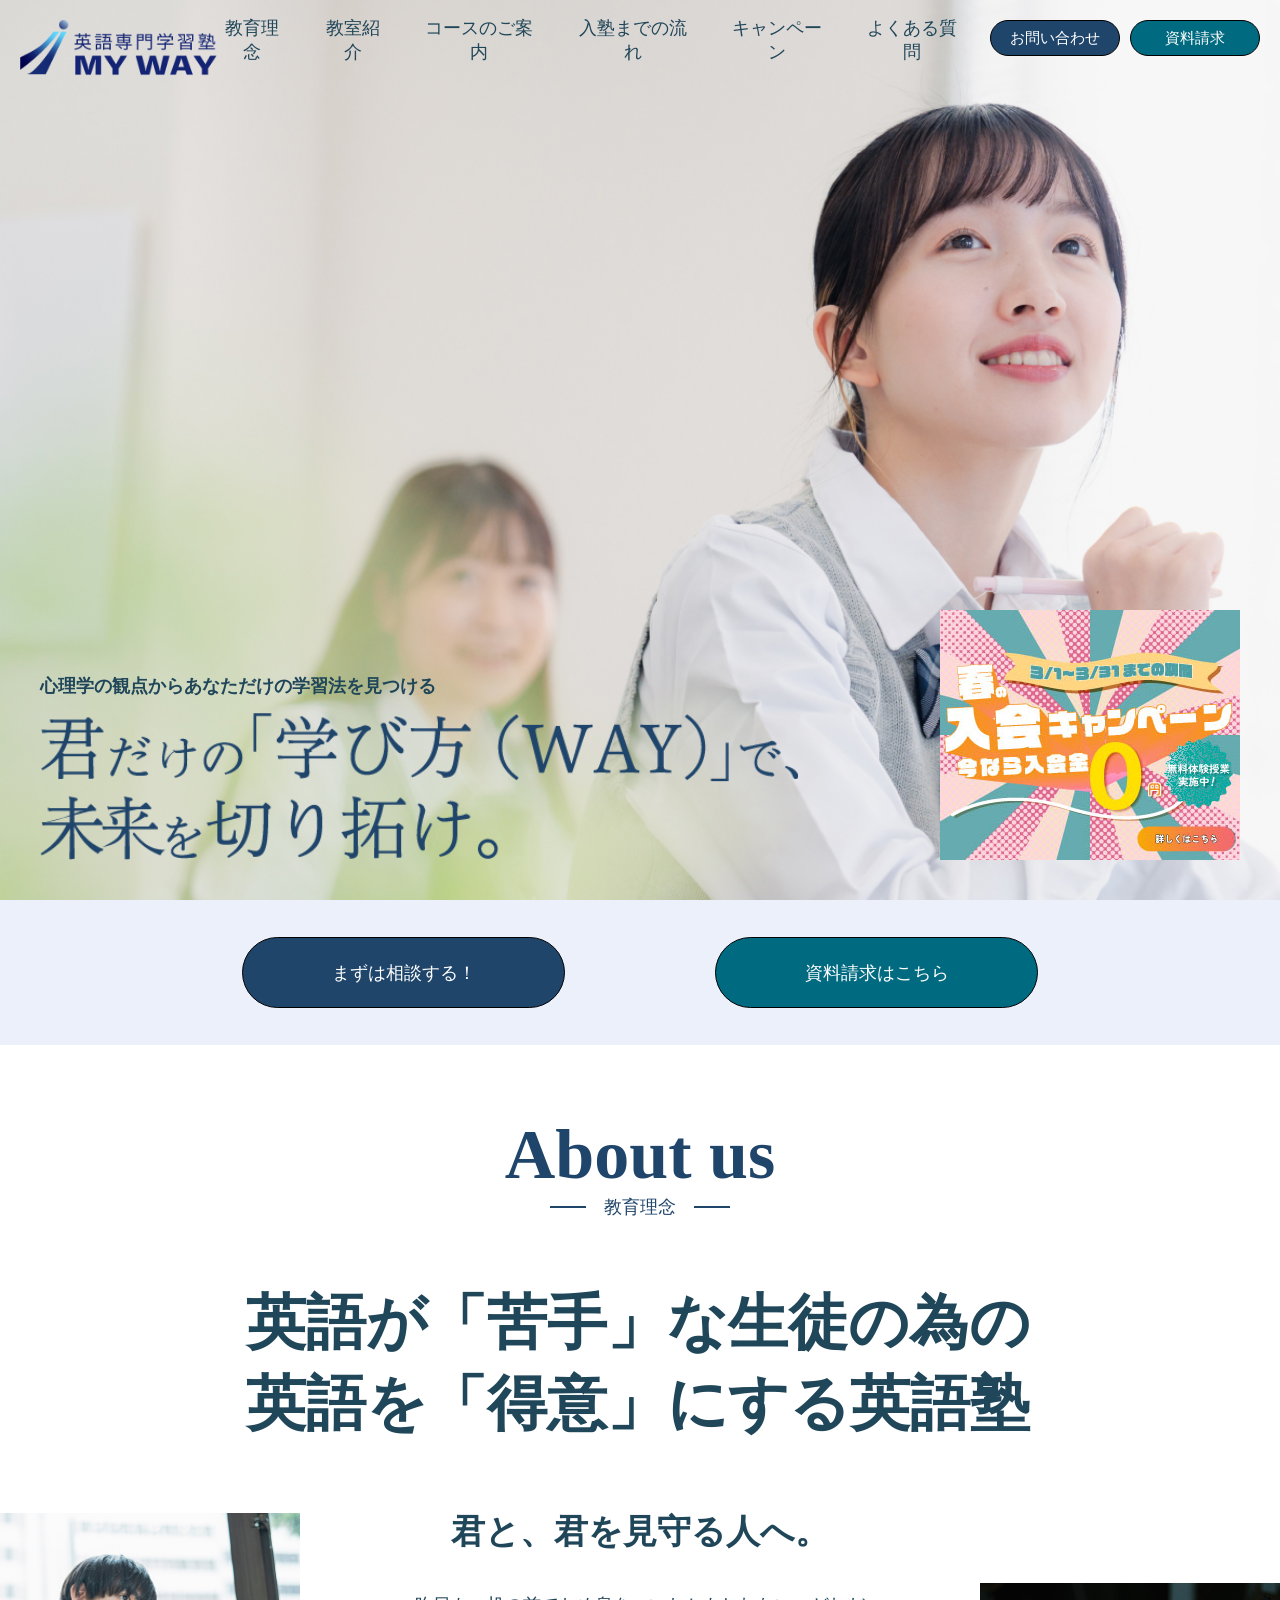
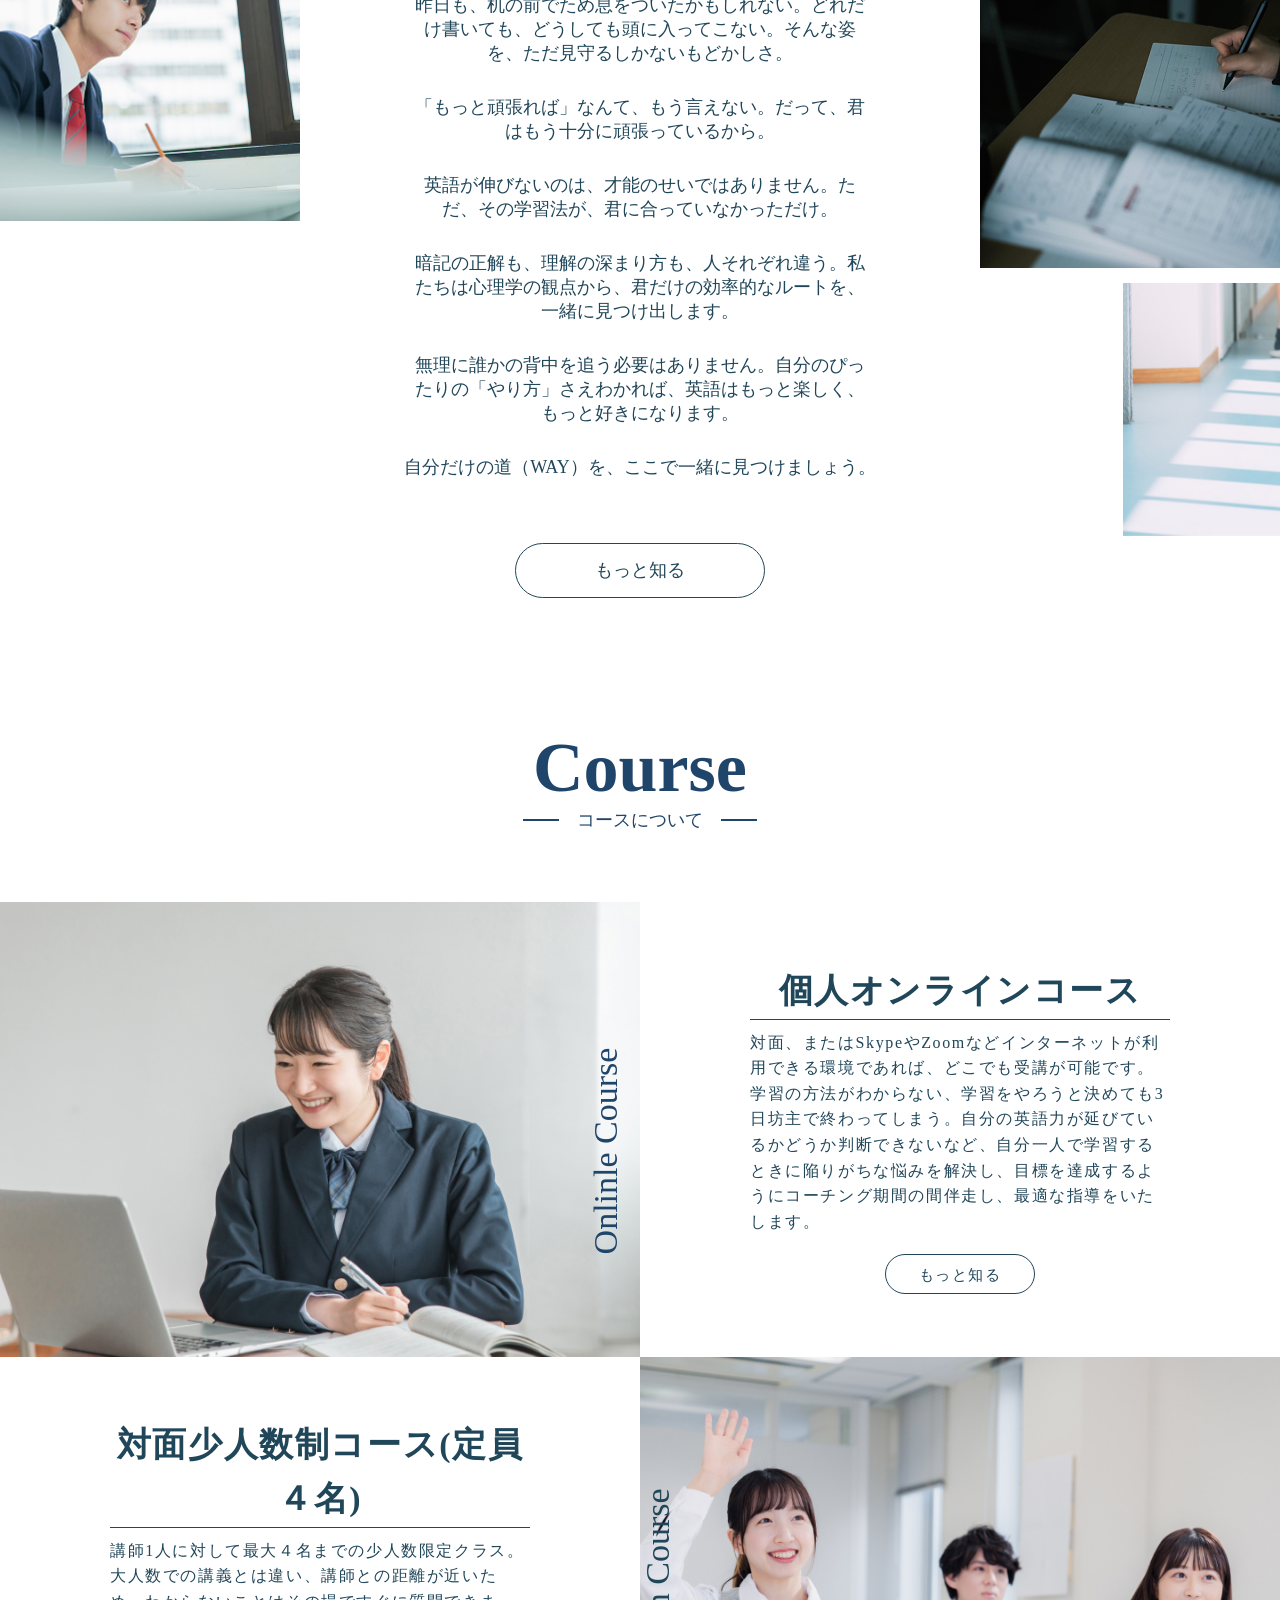
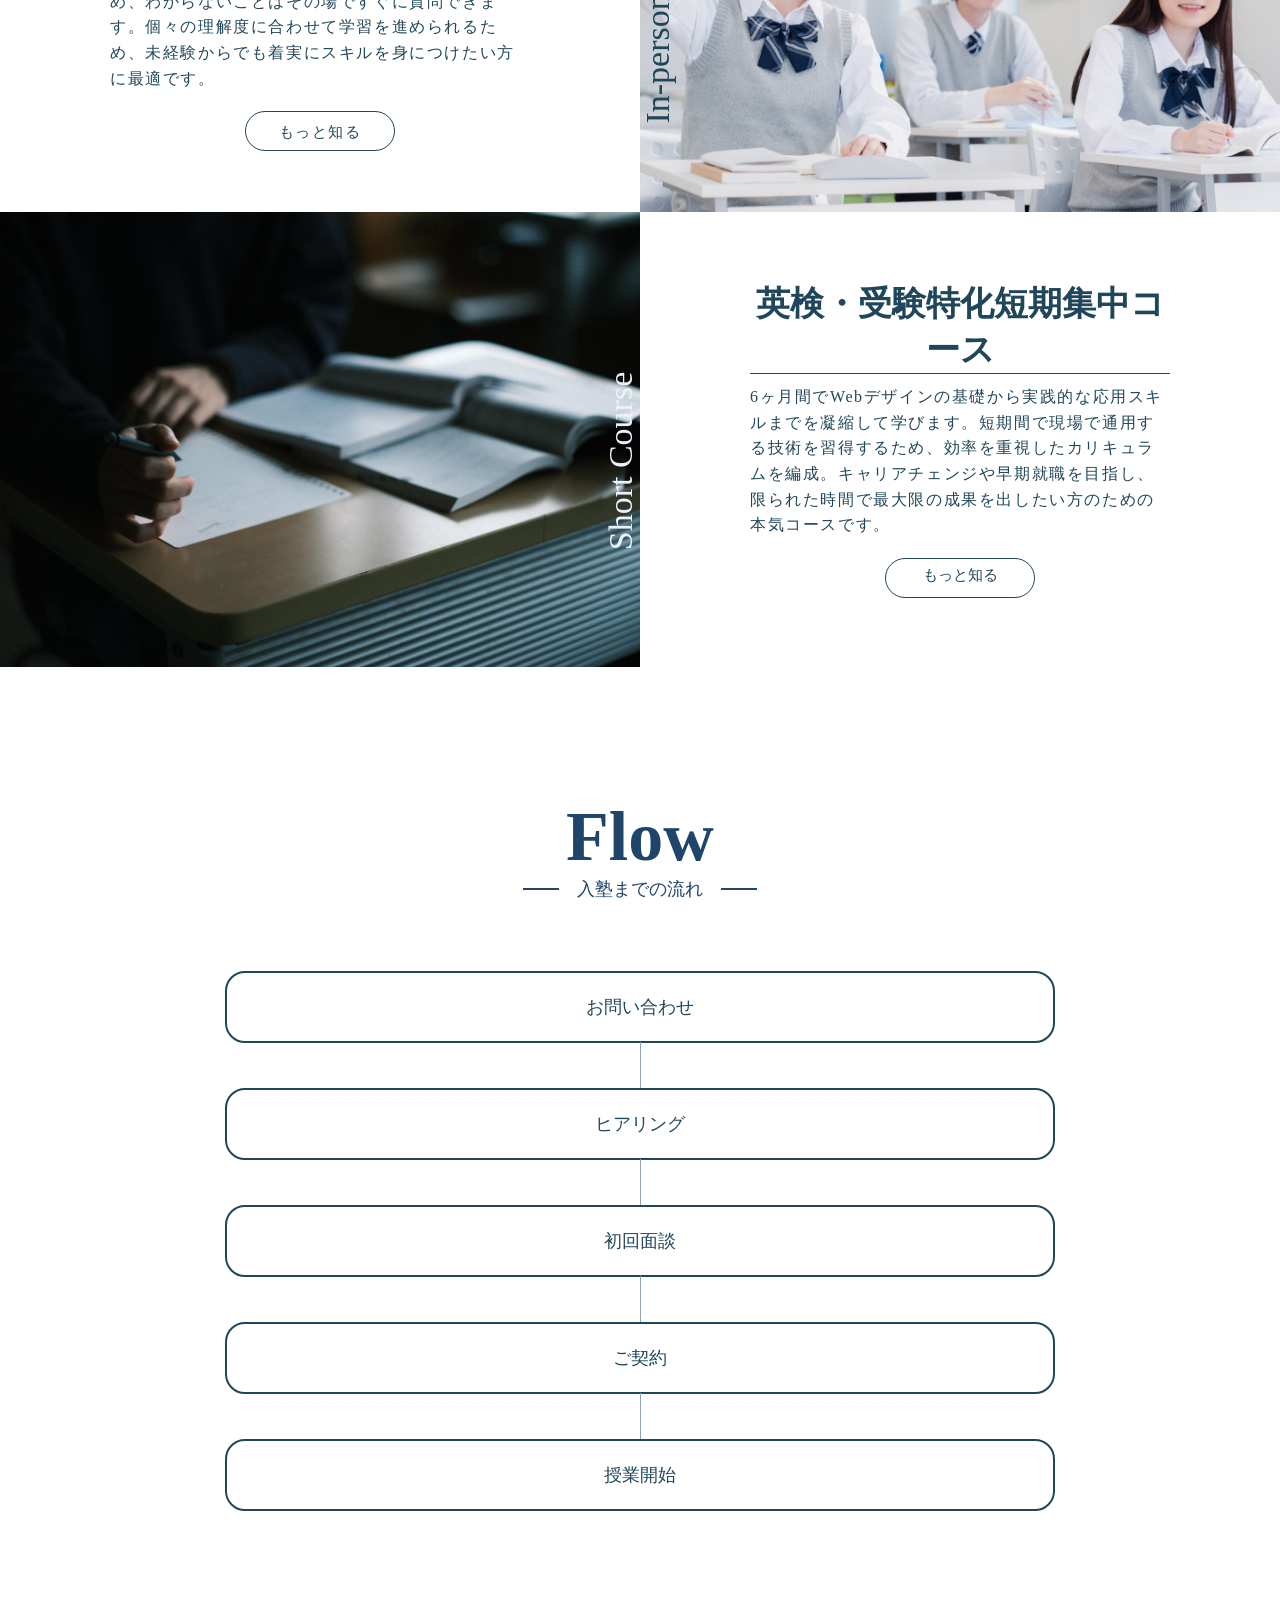
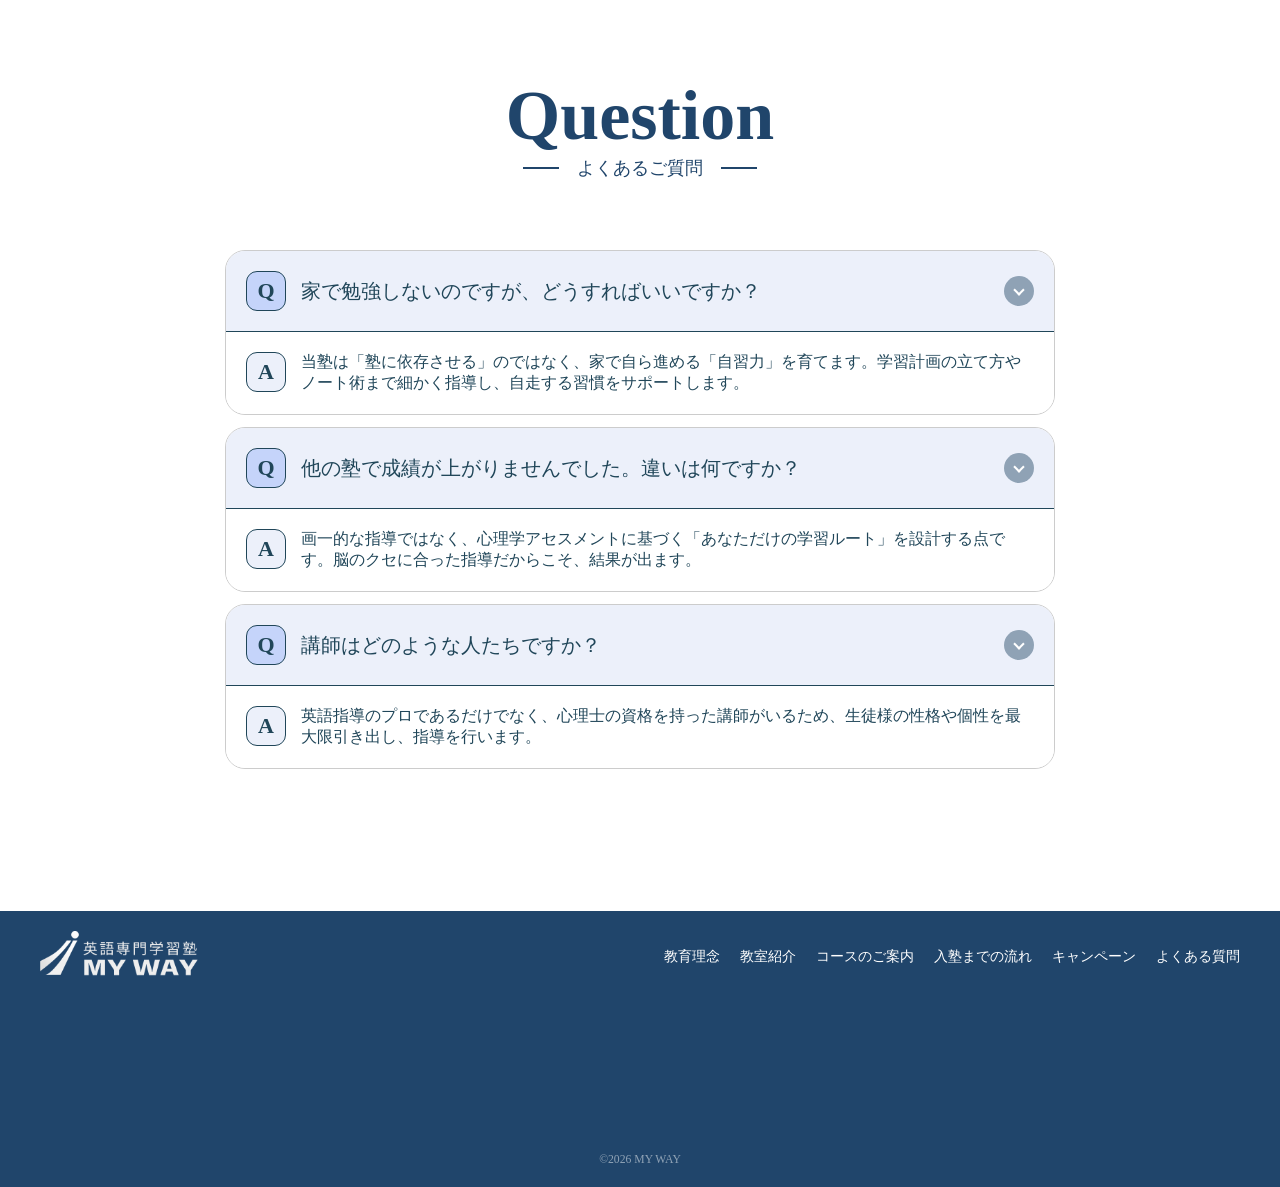
<file: index.html>
<!doctype html>
<html>
<head>
	<meta charset="UTF-8">
	<meta name="description" content="">
	<title>英語専門学習塾 MY WAY</title>
	<meta name="robots" content="noindex">
	<meta name="viewport" content="width=device-width, initial-scale=1.0">
<!--zen kaku gothic newフォント-->
	<link rel="preconnect" href="https://fonts.googleapis.com">
	<link rel="preconnect" href="https://fonts.gstatic.com" crossorigin>
	<link href="https://fonts.googleapis.com/css2?family=Zen+Kaku+Gothic+New:wght@400;700&display=swap" rel="stylesheet">
	<link rel="stylesheet" href="style.css">
</head>

<body>
	<header class="header">
		<div class="header-inner">
			<a href="#"><img src="images/logo.png" alt="MY WAY 英語専門塾のロゴ" width="456" height="144"></a>
		</div>
			<div class="header-nav-main">
				<ul class="header-nav-list">
					<li ><a class="header-nav-item" href="#section01">教育理念</a></li>
					<li><a class="header-nav-item" href="#section02">教室紹介</a></li>
					<li><a class="header-nav-item" href="#section03">コースのご案内</a></li>
					<li><a class="header-nav-item" href="#section04">入塾までの流れ</a></li>
					<li><a class="header-nav-item" href="#section05">キャンペーン</a></li>
					<li><a class="header-nav-item" href="#section06">よくある質問</a></li>
				</ul>

				<ul class="header-nav-btn">
					<li><a class="c-btn -sm" href="#">お問い合わせ</a></li>
					<li><a class="c-btn -sm -lightblue" href="#">資料請求</a></li>
				</ul>
			</div>
	</header>
	
	<div class="mv">
		<div class="mv-inner">
			<div class="mv-texterea">
				<p class="mv-sub-text">心理学の観点からあなただけの学習法を見つける</p>
				<p><img src="images/title-mv.svg" alt="君だけの学び方で未来を切り拓け" class="img-title"></p>
			</div>
			<a href="#" id="section05"><img src="images/bnr-campaign.jpg" alt="キャンペーンの写真"></a>
		</div>
	</div>
	
	<section class="contact-erea">
		<ul class="btn-contact">
			<li><a class="c-btn" href="#">まずは相談する！</a></li>
			<li><a class="c-btn -green" href="#">資料請求はこちら</a></li>
		</ul>
	</section>

	<main class="main">
		<section class="about-wapper" id="section01">
			<div class="about-container"><!--共通-->
				<h1>About us</h1>
				<p class="text">教育理念</p>
			</div>
			<div class="about-contents">
				
				<img src="images/img-top.jpg" alt="男の子の写真" class="img-top" width="459" height="307">
				<img src="images/img-study.jpg" alt="ノートの写真" class="img-study" width="380" height="285">
				<img src="images/img-foot.jpg" alt="足元の写真" class="img-foot" width="326" height="252">
				
				
				<h2>英語が「苦手」な生徒の為の英語を「得意」にする英語塾</h2>
				<h3>君と、君を見守る人へ。</h3>
				
				<div class="main-text">
					<p>昨日も、机の前でため息をついたかもしれない。どれだけ書いても、どうしても頭に入ってこない。そんな姿を、ただ見守るしかないもどかしさ。</p>
					<p>「もっと頑張れば」なんて、もう言えない。だって、君はもう十分に頑張っているから。</p>
					<p>英語が伸びないのは、才能のせいではありません。ただ、その学習法が、君に合っていなかっただけ。</p>
					<p>暗記の正解も、理解の深まり方も、人それぞれ違う。私たちは心理学の観点から、君だけの効率的なルートを、一緒に見つけ出します。</p>
					<p>無理に誰かの背中を追う必要はありません。自分のぴったりの「やり方」さえわかれば、英語はもっと楽しく、もっと好きになります。</p>
					<p>自分だけの道（WAY）を、ここで一緒に見つけましょう。</p>
				</div>
				
				<ul class="btn-about">
					<li><a class="b-btn" href="#">もっと知る</a></li>
				</ul>
			</div>
		</section>
				
		<section class="course-wapper" id="section03">
			<div class="course-container">
				<h1>Course</h1>
				<p class="text">コースについて</p>
			</div><!-- /.course-container -->
			
			<div class="card">
				<div class="card-container">
					<div class="box1">
						<p class="course-label">Onlinle Course</p>
						<div><img src="images/img-online.jpg" alt="個別オンラインコースの写真" width="720" height="512"></div>
					</div>
					<div class="contents-sub">
						<div class="box2">
							<div class="contents-text">個人オンラインコース</div>
							<p>対面、またはSkypeやZoomなどインターネットが利用できる環境であれば、どこでも受講が可能です。学習の方法がわからない、学習をやろうと決めても3日坊主で終わってしまう。自分の英語力が延びているかどうか判断できないなど、自分一人で学習するときに陥りがちな悩みを解決し、目標を達成するようにコーチング期間の間伴走し、最適な指導をいたします。</p>

							<ul class="btn-about">
								<li><a class="b-btn -sm" href="course-index.html">もっと知る</a></li>
							</ul>
						</div>
					</div>
				</div>
				
				<div class="card-container">
					<div class="box3">					
						<p class="course-label2">In-person Course</p>
						<div><img src="images/img-inperson.jpg" alt="対面少人数制コースの写真" width="720" height="512"></div>
					</div>
					
					<div class="contents-sub">
						<div class="box4">
							<div class="contents-text">対面少人数制コース(定員４名)</div>
							<p>講師1人に対して最大４名までの少人数限定クラス。大人数での講義とは違い、講師との距離が近いため、わからないことはその場ですぐに質問できます。個々の理解度に合わせて学習を進められるため、未経験からでも着実にスキルを身につけたい方に最適です。</p>

							<ul class="btn-about">
								<li><a class="b-btn -sm" href="#">もっと知る</a></li>
							</ul>
						</div>
					</div>
				</div>
				
				<div class="card-container">
					<div class="box5">
						<p class="course-label">Short Course</p>
						<div><img src="images/img-short.jpg" alt="英検・受験特化短期集中コースの写真" width="720" height="512"></div>
					</div>
					
					<div class="contents-sub">
						<div class="box6">
							<div class="contents-text">英検・受験特化短期集中コース</div>
							<p>6ヶ月間でWebデザインの基礎から実践的な応用スキルまでを凝縮して学びます。短期間で現場で通用する技術を習得するため、効率を重視したカリキュラムを編成。キャリアチェンジや早期就職を目指し、限られた時間で最大限の成果を出したい方のための本気コースです。</p>

							<ul class="btn-about">
								<li><a class="b-btn -sm" href="#">もっと知る</a></li>
							</ul>
						</div>
					</div>
				</div>
			</div>
		</section>
		
		<section class="flow-wapper" id="section04">
			<div class="flow-container">
				<h1>Flow</h1>
				<p class="text">入塾までの流れ</p>
			</div>
			
			<div class="flow-contents">
				<div class="flow-item">お問い合わせ</div>
				<div class="flow-item">ヒアリング</div>
				<div class="flow-item">初回面談</div>
				<div class="flow-item">ご契約</div>
				<div class="flow-item">授業開始</div>
			</div>
		</section>

		
		<section class="qa-wapper" id="section06">
			<div class="qa-container">
				<h1>Question</h1>
				<p class="text">よくあるご質問</p>
			</div><!-- /.flow-container -->
			
			<dl class="qa-list">
				<div class="qa-item">
					<dt class="qa-qestion">
						<span>
							家で勉強しないのですが、どうすればいいですか？
						</span>					
						<div class="plus-icon"></div>
						<a href="#" class="btn-qa"></a>

					</dt>
					<dd class="qa-answer">
						<p>当塾は「塾に依存させる」のではなく、家で自ら進める「自習力」を育てます。学習計画の立て方やノート術まで細かく指導し、自走する習慣をサポートします。
						</p>
					</dd>
				</div>
				
				<div class="qa-item">
					<dt class="qa-qestion">
						<span>
							他の塾で成績が上がりませんでした。違いは何ですか？
						</span>					
						<div class="plus-icon"></div>
						<a href="#" class="btn-qa"></a>
					</dt>
					<dd class="qa-answer">
						<p>画一的な指導ではなく、心理学アセスメントに基づく「あなただけの学習ルート」を設計する点です。脳のクセに合った指導だからこそ、結果が出ます。
						</p>
					</dd>
				</div>
				
				<div class="qa-item">
					<dt class="qa-qestion">
						<span>
							講師はどのような人たちですか？
						</span>					
						<div class="plus-icon"></div>
						<a href="#" class="btn-qa"></a>

					</dt>
					<dd class="qa-answer">
						<p>英語指導のプロであるだけでなく、心理士の資格を持った講師がいるため、生徒様の性格や個性を最大限引き出し、指導を行います。
						</p>
					</dd>
				</div>				
			</dl>
		</section>
	</main>
	
	<footer class="footer">
			<div class="footer-inner">
				<a href="">
					<img src="images/footer-inner.svg" alt="MY WAY 英語専門塾のロゴ">
				</a>
			</div>
			<ul class="footer-contents">
				<li ><a class="footer-nav-item" href="section01">教育理念</a></li>
				<li><a class="footer-nav-item" href="section02">教室紹介</a></li>
				<li><a class="footer-nav-item" href="section03">コースのご案内</a></li>
				<li><a class="footer-nav-item" href="section04">入塾までの流れ</a></li>
				<li><a class="footer-nav-item" href="section05">キャンペーン</a></li>
				<li><a class="footer-nav-item" href="section06">よくある質問</a></li>
			</ul>
	  	<p class="copyright"><small>&copy;2026 MY WAY</small></p>
	</footer>		
</body>
</html>
</file>
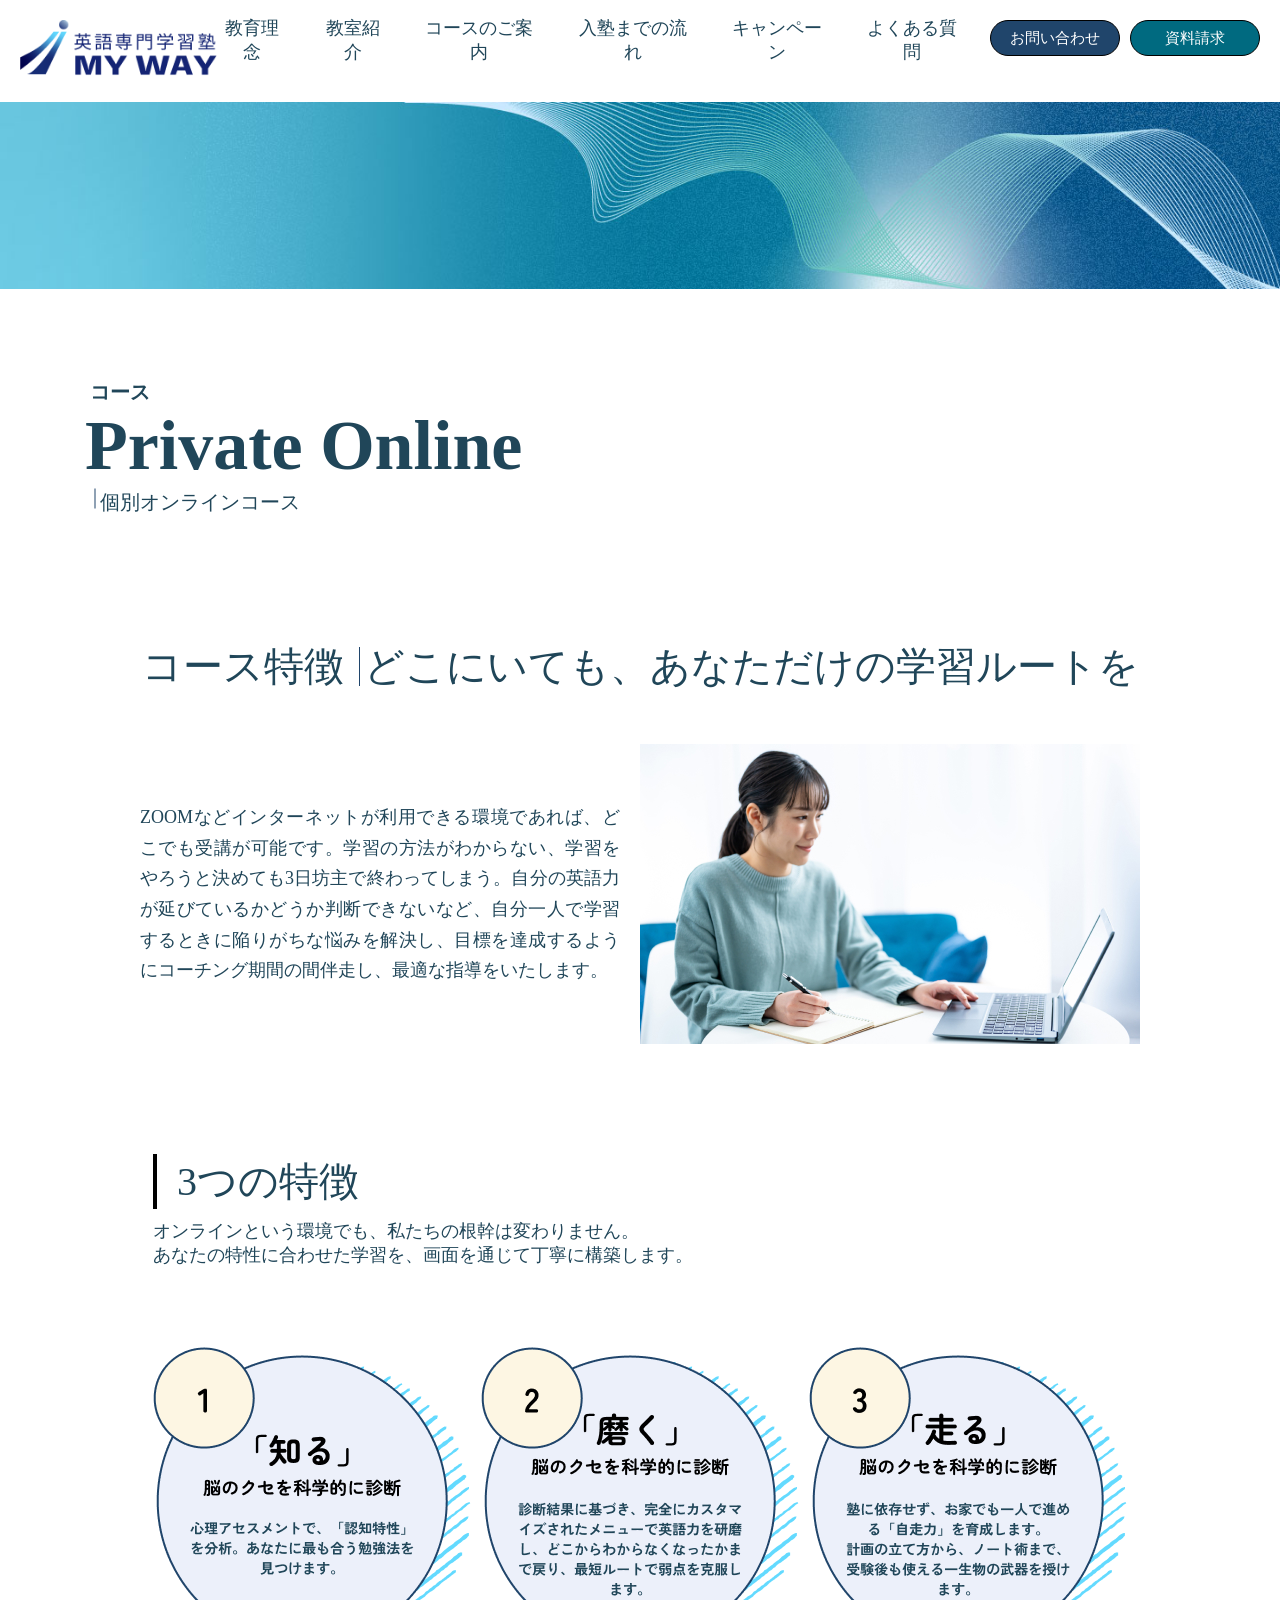
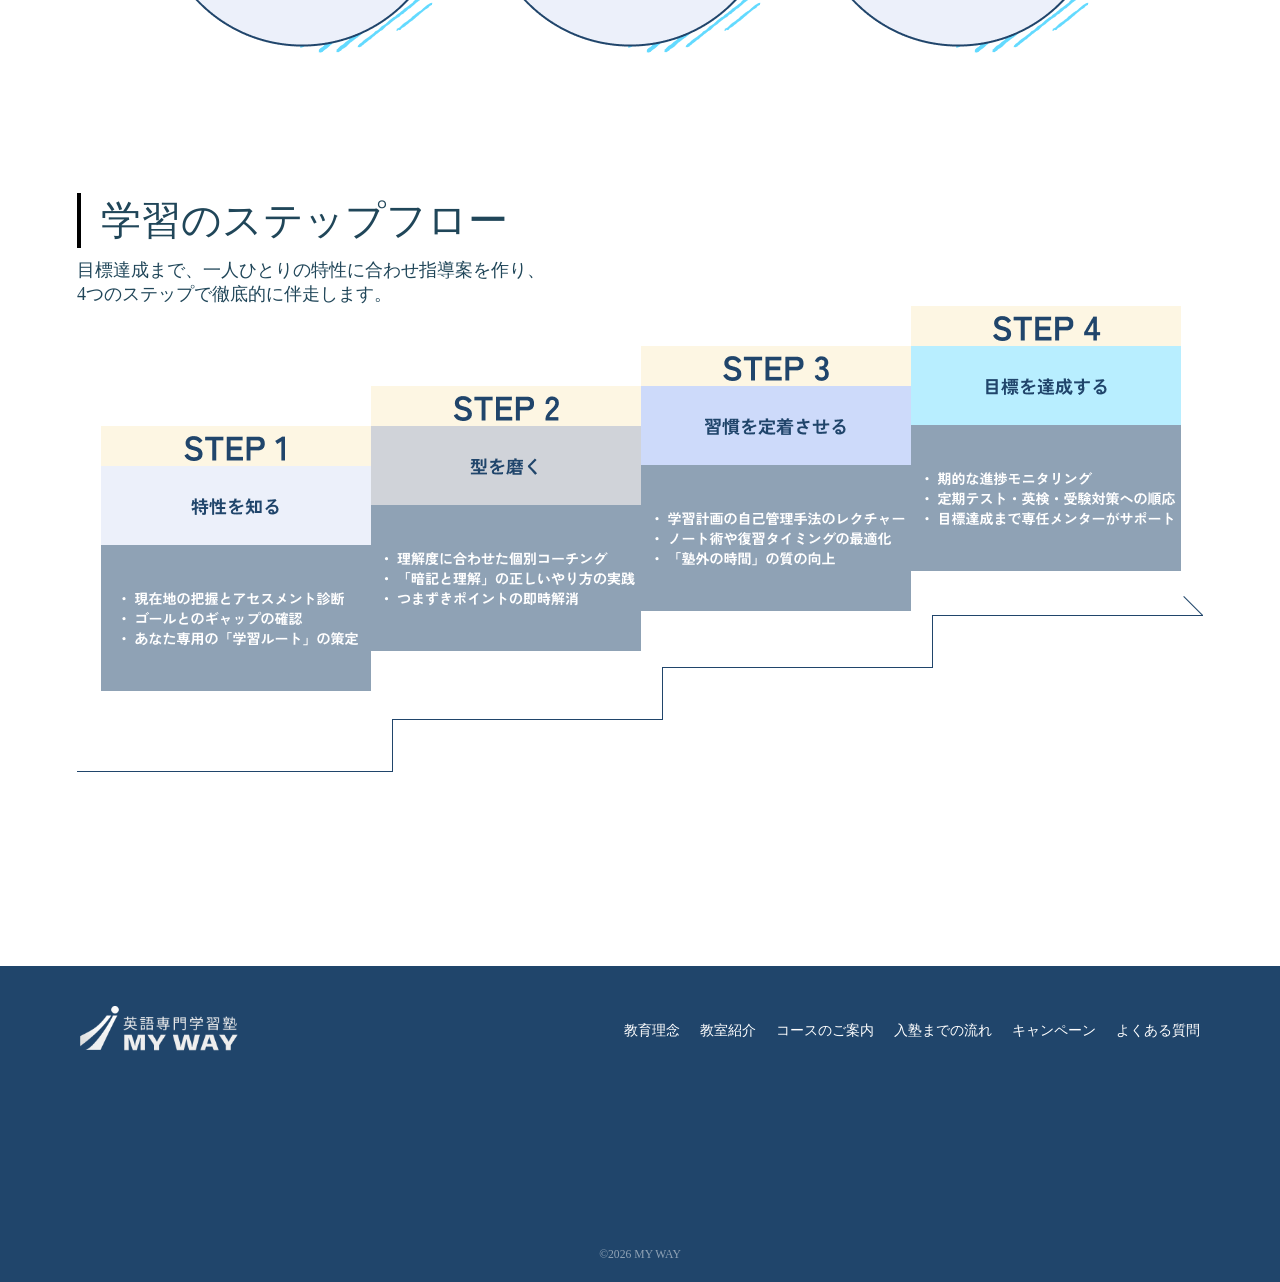
<file: course-index.html>
<!doctype html>
<html lang="ja">
	<head>
	<meta charset="UTF-8">
	<meta name="description" content="">
	<meta name="robots" content="noindex">
	<meta name="viewport" content="width=device-width, initial-scale=1.0">
	<link rel="stylesheet" href="style.css">
	<link rel="preconnect" href="https://fonts.googleapis.com">
	<link rel="preconnect" href="https://fonts.gstatic.com" crossorigin>
	<link href="https://fonts.googleapis.com/css2?family=Zen+Kaku+Gothic+New:wght@400;700&display=swap" rel="stylesheet">
	<title>個別オンラインコースについて</title>
</head>

<body>
	<header class="header -sub">
		<div class="header-inner">
			<a href="index.html">
				<img src="images/logo.png" alt="MY WAY 英語専門塾のロゴ" width="456" height="144">
			</a>
		</div>
		<div class="header-nav-main">
			<ul class="header-nav-list">
				<li ><a class="header-nav-item" href="index.html" id="#section01">教育理念</a></li>
				<li><a class="header-nav-item" href="index.html" id="#section02">教室紹介</a></li>
				<li><a class="header-nav-item" href="index.html" id="#section03">コースのご案内</a></li>
				<li><a class="header-nav-item" href="index.html" id="#section04">入塾までの流れ</a></li>
				<li><a class="header-nav-item" href="index.html" id="#section05">キャンペーン</a></li>
				<li><a class="header-nav-item" href="index.html" id="#section06">よくある質問</a></li>
			</ul>				
			<ul class="header-nav-btn">					
				<li><a class="c-btn -sm" href="#">お問い合わせ</a></li>
				<li><a class="c-btn -sm -lightblue" href="#">資料請求</a></li>				
			</ul>			
		</div>
	</header>
	<div class="sub-mv">
		<img src="images/sub-hero-top.jpg" alt="" width="1440" height="210">
	</div>
	
	<main>
		<section class="online">
			<div class="sub-container"><!--共通-->
				<h4>
					<p>コース</p>
					<div class="sub-title" id="#1">Private Online</div>
				</h4>
				<p class="sub-text">個別オンラインコース</p>
			</div>
			
			<section class="sub-contents">
				<div class="ab-course">
					<p>コース特徴</p>どこにいても、あなただけの学習ルートを
				</div>
				<div class="ab-text">
					<p>ZOOMなどインターネットが利用できる環境であれば、どこでも受講が可能です。学習の方法がわからない、学習をやろうと決めても3日坊主で終わってしまう。自分の英語力が延びているかどうか判断できないなど、自分一人で学習するときに陥りがちな悩みを解決し、目標を達成するようにコーチング期間の間伴走し、最適な指導をいたします。
					</p>
					<img src="images/img-ab.jpg" alt="高校生が勉強している写真" width="500" height="300">
				</div>
			</section>
			<section class="step">				
				<div class="key-point1">
					<div class="key-course">
						<div class="key-1">3つの特徴</div>
						<div class="key-2">
							<p>オンラインという環境でも、私たちの根幹は変わりません。</p>
							<p> あなたの特性に合わせた学習を、画面を通じて丁寧に構築します。</p>
						</div>
					</div>
					<div class="point">
						<a class="#"><img src="images/img-know.png" alt="3つの特徴「知る」の写真" width="318" height="306"></a>
						<a class="#"><img src="images/img-polish.png" alt="「磨く」特徴の写真" width="318" height="306"></a>
						<a class="#"><img src="images/img-run.png" alt="「走る」特徴の写真" width="318" height="306" ></a>
					</div>
				</div>
				<div class="key-point2">
					<div class="key-course">
						<div class="key-1">学習のステップフロー</div>
						<div class="key-2">
							<p>目標達成まで、一人ひとりの特性に合わせ指導案を作り、</p>
							<p>4つのステップで徹底的に伴走します。</p>
						</div>
					</div>
					<img src="images/glow-up.png" alt="学習のステップフローの写真" width="1126" height="486">
				</div>
				<div class="sub-btn">
					<ul class="btn-back-top">
						<li><a class="b-btn -l" href="#"></a></li>
					</ul>
				</div>
			</section>	
		</section>
	</main>
	<footer class="footer">
		<footer class="footer">
			<div class="footer-inner">
				<a href="#">
					<img src="images/footer-inner.svg" alt="MY WAY 英語専門塾のロゴ">
				</a>
			</div>
			<ul class="footer-contents">
				<li ><a class="footer-nav-item" href="#">教育理念</a></li>
				<li><a class="footer-nav-item" href="#">教室紹介</a></li>
				<li><a class="footer-nav-item" href="#">コースのご案内</a></li>
				<li><a class="footer-nav-item" href="#">入塾までの流れ</a></li>
				<li><a class="footer-nav-item" href="#">キャンペーン</a></li>
				<li><a class="footer-nav-item" href="#">よくある質問</a></li>
			</ul>
		</footer>
		<p class="copyright">
			<small>&copy;2026 MY WAY</small>
		</p>
	</footer>		
</body>
</html>
</file>
<file: style.css>
@charset "UTF-8";
*,* ::before,*::after{
	box-sizing: border-box;
	margin: 0;
	padding: 0;
}
html{
	font-size: 16px;
	font-weight: lighter;
	color: #204659;
	font-family: "Shippori Antique" "游ゴシック体", "YuGothic", "游ゴシック Medium", "Yu Gothic Medium", "sans-serif";
}
ul{ list-style: none; }

img {
	max-width: 100%;
	height: auto;
	vertical-align: bottom;
}
a{
	text-decoration: none;
	color: #204659;
}
a :hover{ opacity: 70%; }

/* ボタン共通 */
.c-btn {
	display: block;
	width: 323px;
	border: 1px solid #000;
	border-radius: 100vmax;
	padding: 1.25em;
	text-align: center;
	background: #20456B;
	color: #fff;
	font-size: 18px;
}

.c-btn.-sm {
	width: 130px;
	padding: .5em;
	background-color: #20456B;
	font-size: 15px;
}

.c-btn.-green {
	background: #006A80;
}

.c-btn.-lightblue {
	background: #006A80;
}

/*透明なbtn共通*/
.b-btn{
	display: inline-block;
	width: 250px;
	border: 1px solid #204659;
	border-radius: 100vmax;
	padding: .8em;
	text-align: center;
	color: #204659;
	font-size: 18px;
}
.b-btn.-sm{
	width: 150px;
	height: 40px;
	padding: .5em;
	font-size: 15px;
}

.b-btn.-l{
	position: relative;
	width: 50px;
	height: 50px;
}
.b-btn.-l:hover{
	background-color: #20456B;
}
.b-btn.-l:after{
	content: "";
	position: absolute;
	width: 13px;
	height: 13px;
	border-bottom: solid 1px #006A80;
	border-right: solid 1px #006A80;
	top: 55%;
	left:50%;
	transform: translate(-50%,-50%) rotate(-135deg);
}
.btn-about{
 	margin-top: 64px;
}
.btn-about a:hover{
	color: #fff;
	background-color: rgba(32,70,89,0.8);
	transition: all 0.7s;
}
.outer{
	margin: 0 auto;
	width: 1440px;
}

/*ヘッダー*/
.header-nav-item{
	display: block;
	text-align: center;
	font-size: 18px;
}
.header-nav-item:hover{
	opacity: 70%;
}
.header-nav-list{
	display: flex;
	height: 40px;
	justify-content: center;
	align-items: center;
	gap: 30px;
}
.header-nav-btn{
	display: flex;
	justify-content: center;
	align-items: flex-start;
	gap: 10px;
}
.header-nav-main{
	display: flex;
	gap: 25px;
}
.header{
	display: flex;
	justify-content: space-between;
	position: fixed;
	top: 0;
	width: 100%;
	padding: 20px;
	z-index: 10000;
}
.header.-sub{
	position: sticky;
	background-color: rgba(255,255,255,0.3);
}
.header-inner {
	width: 200px;
}


/*mv*/
.mv img{
	display: block;
	max-width: 100%;
	height: auto;
}
.mv{
	height: 100vh;
	padding-bottom: 40px;
	background-image: url("images/img-mv.jpg");
	background-size: cover;
	background-repeat: no-repeat;
}
.mv-inner{
	height: 100%;
	display: flex;
	justify-content: space-between;
	align-items: flex-end;
	padding: 0 40px;
}
.mv-sub-text{
	font-size: 18px;
	font-weight: bold;
}
.img-title{ padding-top: 15px; }


/*お問い合わせボタン*/
.contact-erea{
	display: flex;
	justify-content: center;
	align-items: center;
	width: 100%;
	height: 145px;
	background-color: #ECF0FA;
	margin-bottom: 70px;
}
.btn-contact{
	display: flex;
	justify-content: center;
	align-items: center;
	gap: 150px;
}

/*教育理念*/
.about-wapper{
 	display: flex;
	flex-direction: column;
	justify-content: center;
	align-items: center;
	margin-bottom: 130px;
}
.about-contents{
	position: relative;
	width: 100%;
 	display: flex;
	flex-direction: column;
	justify-content: center;
	align-items: center;
	margin-top: 64px;
}
.about-container{ display: block; }

/*共通タイトル*/
h1{
	font-size: 70px;
	color: #20456B;
	text-align: center;
}
.text{
	display: flex;
	justify-content: center;
	align-items: center;
	font-size: 18px;
	color: #20456B;
}
.text:before,.text:after {
	border-top: 2px solid #20456B;
	content:"";
	width: 2em;
}
.text:before{
	margin-right: 1em;
}
.text:after{
	margin-left: 1em;
}
h2{
	font-size: 60px;
	width: 788px;
}
h3{
	font-size: 34px;
	margin-top: 64px;
}
.main-text{
	display: flex;
	flex-direction: column;
	justify-content: center;
	align-items: center;
	text-align: center;
	gap: 30px;
	margin-top: 38px;
}
.about-contents img{
	position: absolute;
	z-index: -1;
}
.about-contents p{
	font-size: 18px;
	width: 450px;
}
.about-contents p:last-child{
	width: 500px;
}
.img-top{
	top: 230px;
	left: calc(50% - 800px);
	width: 460px;
}
.img-study{
	top: 300px;
	right: calc(50% - 720px);
	width: 380px;
}
.img-foot{
	top: 600px;
	right: calc(50% - 810px);
	width: 327px;
}


/*コースについて*/
.course-wapper{
	margin-bottom: 130px;
}
.card{
	display: flex;
	flex-direction: column;
	max-width: 1440px;
	width: 100%;
	margin: 0 auto;
	margin-top: 70px;
}
.card-container{
	display: flex;
	display: grid;
	grid-template-columns: repeat( 2, 1fr );
	width: 100%;
	min-height: 400px;
}

.card-container:nth-child(even) > :nth-child(1) {
	grid-column: 2;
}

.card-container:nth-child(even) > :nth-child(2) {
	grid-column: 1;
	grid-row: 1;
}
.card-container:nth-child(even){
	flex-direction: row-reverse;
}
.contents-text{
	font-size: 34px;
	width: 100%;
	font-weight: bold;
	text-align: center;
	border-bottom: 1px solid #20456B;
	margin-bottom: 10px;
}
.box1,.box3,.box5{
	position: relative;
	width: 100%;
	height: 100%;
}
.box2,.box4,.box6{
	width: 100%;
	display: flex;
	flex-direction: column;
	justify-content: center;
	align-items: flex-start;
	text-align: left;
	padding: 0 110px;
}
.box2,.box4,.box6 p{
	line-height: 1.6;
	letter-spacing: .1rem;
	text-align: left;
}

.course-label{
	position: absolute;
	font-size: 34px;
	color: #20456B;
	z-index: 10;
	transform: rotate(-90deg);
	top: 230px;
	right:-70px;
}

.course-label2{
	color: #204659;
	position: absolute;
	font-size: 34px;
	z-index: 10;
	transform: rotate(-90deg);
	top: 230px;
	left: -100px;

}
.box5 .course-label{
	color: #ECF0FA;
}
.contents-sub{
	display: flex;
	justify-content: center;
	align-items: center;
	background-color: #fff;
}
.contents-sub ul{
	margin: 20px auto 0;
	padding: 0;
	list-style: none;
}

/*フロー*/
.flow-wapper{
	margin-bottom: 70px;
}
.flow-contents{
	display: flex;
	justify-content: space-between;
	align-items: center;
	width: 900px;
	margin: 0 auto;
	gap: 20px;
	padding-top: 70px;
	flex-direction: column;
}

.flow-contents > div:not(:last-child)::before {
	content: "";
    background: #8FA2B5;
    width: 1px;
    height: 70%;
    position: absolute;
    top: calc(50% - -35px);
}
.flow-item{
	position: relative;
	width: 830px;
	display: flex;
	flex-direction: column;
	flex-wrap: wrap;
	justify-content: center;
	align-items: center;
	padding: 22px;
	text-align: center;
	border-radius: 20px;
	border: 2px solid #204659;
	font-size: 18px;
	margin-bottom: 25px;
}
.flow-item:last-child::after{
	display: none;
}

/*クエスチョン*/
.qa-wapper{
	width: 830px;
	margin: 0 auto;
	padding-bottom: 130px;
}
.qa-container{
	max-width: 800px;
	margin: 0 auto;
	padding: 70px 60px;
}
.qa-item{
	margin-bottom: 12px;
	border-bottom: 1px solid #ccc;
	border-radius: 20px;
	overflow: hidden;
	border: 1px solid #ccc;
}
.qa-item span{
	font-size: 20px;
	text-align: left;
}
.qa-qestion{
	display: flex;
	align-items: center;
	justify-content: space-between;
	padding: 20px;
	background-color: #ECF0FA;
	border-bottom: 1px solid #204659;
}

.qa-qestion::before{
	content: "Q";
	display: flex;
	align-items: center;
	justify-content: center;
	width: 40px;
	height: 40px;
	background-color: #C5D4FA;
	border-radius: 11px;
	margin-right: 15px;
	font-size: 22px;
	font-weight: bold;
	border: 1px solid #204659;
}
.qa-answer::before{
	content: "A";
	display: flex;
	align-items: center;
	justify-content: center;
	width: 40px;
	height: 40px;
	background-color: #ECF0FA;
	border-radius: 11px;
	margin-right: 15px;
	font-size: 22px;
	font-weight: bold;
	border: 1px solid #204659;
}
.qa-answer p {
	width: calc(100% - 55px);
	font-size: 16px;
}
.plus-icon {
	margin-right: auto;
}
.qa-answer{
	display: flex;
	padding: 20px;
	background-color: #fff;
	font-size: 14px;
}
.btn-qa{
	position: relative;
	display: inline-block;
	width: 30px;
	height: 30px;
	background-color: #8FA2B5;
	border-radius: 50%;
	text-decoration: none;
	cursor: pointer;
}
.btn-qa:before{
	display: none;
}
.btn-qa:after{
	content: "";
	position: absolute;
	width: 8px;
	height: 8px;
	border-bottom: solid 2px #fff;
	border-right: solid 2px #fff;
	top: 45%;
	left:50%;
	transform: translate(-50%,-50%) rotate(45deg);
}

/*フッター*/
.footer{
	display: flex;
	margin: 0 auto;
	justify-content: space-between;
	align-items: center;
	flex-wrap: wrap;
	background-color: #20456B;
	padding: 20px 40px 20px 40px;
	width: 100%;
	gap: 170px;
}
.footer-inner img{
	height: 50px;
}
.footer-contents{
	display: flex;
	justify-content: center;
	gap: 20px;
}
.footer-nav-item{
	color: #fff;
	font-size: 14px;
}
.copyright{
	color: #8FA2B5;
	width: 100%;
	text-align: center;
	font-size: 14px;
}



/*course-index/サブページ*/
.sub-mv{
	margin: 0 auto;
	width: 100%;
}
.sub-mv img{
	display: block;
	width: 100%;
	height: auto;
	margin: 0 auto;
}
.sub-container{
	
	margin: 0 auto;
	text-align: left;
	padding: 90px;
}
.sub-container p{
	font-size: 20px;
}
.sub-container h4,.p{
	margin: 0 auto;
}
.sub-title{
	position: relative;
	display: inline-block;
	font-size: 70px;
	text-indent: -5px;
}
.sub-title:before{
	content: "";
	position: absolute;
	top: 115%;
	display: inline-block;
	width: 20px;
	height: 1px;
	background-color: #20456B;
	transform: rotate(-90deg);
}
.sub-text{
	display: flex;
	align-items: center;
	line-height: 13px;
	padding-left: 10px;
	padding-top: 10px;
	font-size: 20px;
}

.ab-course{
	font-size: 40px;
	display: flex;
	flex-wrap: nowrap;
	justify-content: center;
	position: relative;
}
.ab-course p{
	padding-right: 20px;
}
.ab-course p:after{
	content: "";
	position: absolute;
	top: 50%;
	left:20%;
	display: inline-block;
	width: 39px;
	height: 1px;
	background-color: #20456B;
	transform: rotate(90deg);
}
.c-1{
	padding: 10px;
}
.ab-text{
	display: flex;
	justify-content: space-between;
	width: 100%;
	margin-top: 50px;
	gap:20px;
}
.ab-text p{
	font-size: 18px;
	width: 50%;
	text-align: justify;
	display: flex;
	align-items: center;
	line-height: 1.7;
}
.sub-contents{
	padding: 40px;
	width: 1080px;
	margin: 0 auto;
}
.key-point1{
	padding: 40 0 0 40px;
	margin: 70px auto;
}
.key-point2{
	padding: 50 0 0 50px;
	margin: 70px auto 70px;
}
.key-1{
	font-size: 40px;
	border-left:4px solid #000;
	padding-left: 20px;
}
.key-2{
	font-size: 18px;
	border: none;
	margin-top: 10px;
}
.point{
	display: flex;
	gap:10px;
	padding-top: 80px;
	cursor: pointer;
}
.step{
	display: flex;
	flex-direction: column;
	justify-content: center;
	align-content: center;
	margin: 0 auto;
}

.sub-btn{
	margin: 0 1420px;
	margin-right: 50px;
	margin-bottom: 50px;
}
.btn-back-top.btn-back-top a{
	transition: all 0.7s;

}
.btn-back-top.btn-back-top a:hover{
transform: scale(1.2,1.2);
}
</file>
